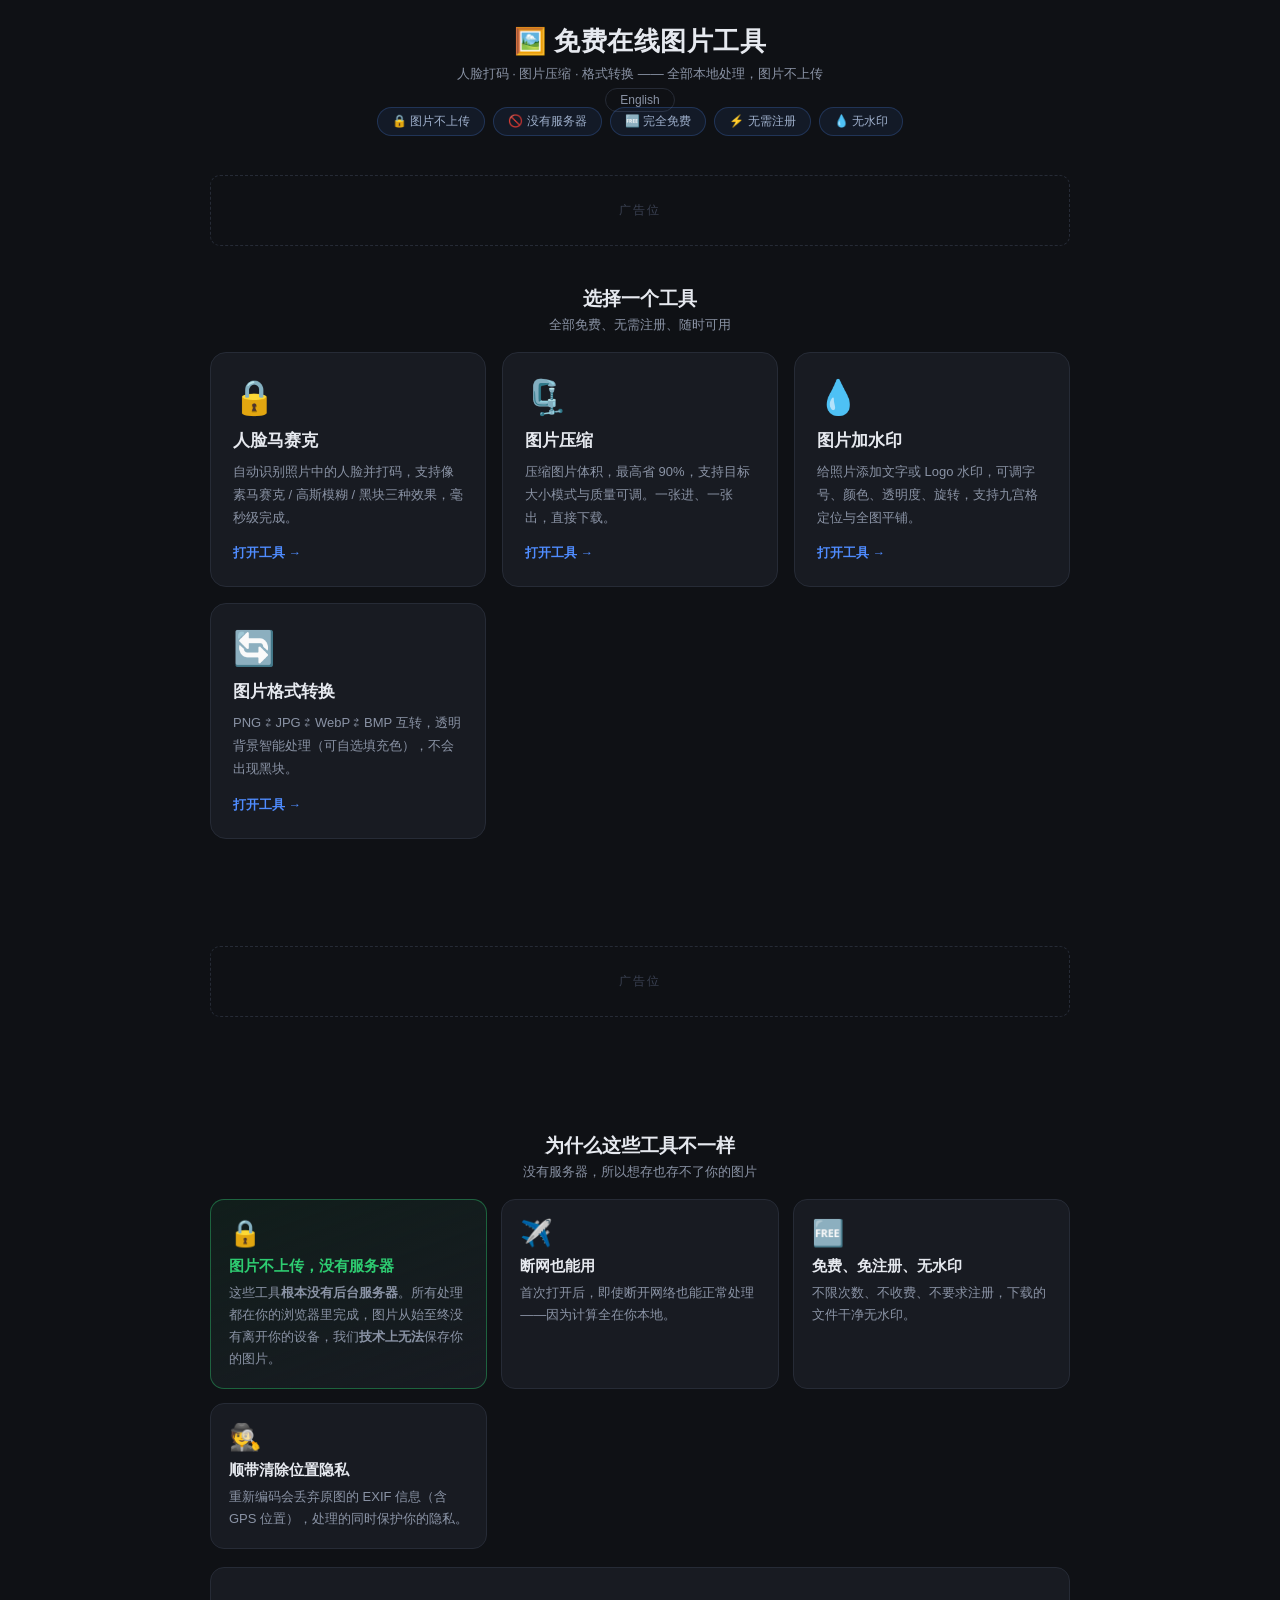
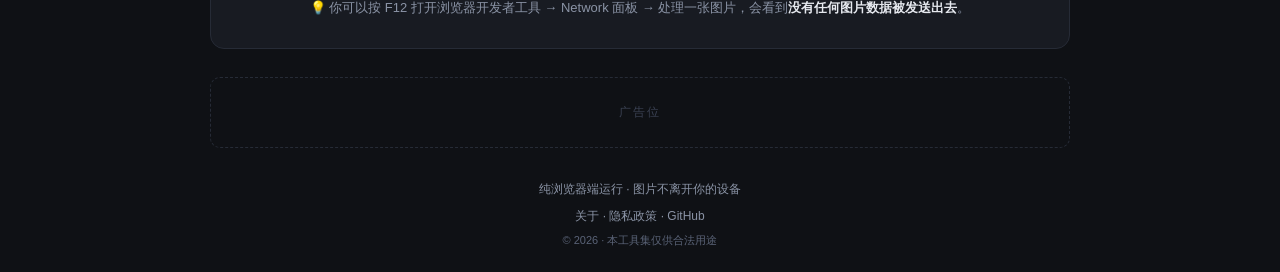
<file: index.html>
<!DOCTYPE html>
<html lang="zh-CN">
<head>
<meta charset="UTF-8">
<meta name="viewport" content="width=device-width, initial-scale=1.0">
<title>免费在线图片工具 · 人脸打码 / 图片压缩 / 格式转换</title>
<meta name="description" content="免费在线图片工具集合：人脸打码、图片压缩、格式转换。全部在浏览器本地处理，图片不上传服务器，无需注册、无水印。">
<meta name="keywords" content="在线图片工具,免费图片工具,人脸打码,图片压缩,图片格式转换,本地处理">
<link rel="alternate" hreflang="zh-CN" href="https://haixiansheng.github.io/" />
<link rel="alternate" hreflang="en" href="https://haixiansheng.github.io/en/" />
<link rel="alternate" hreflang="x-default" href="https://haixiansheng.github.io/en/" />
<link rel="canonical" href="https://haixiansheng.github.io/" />
<link rel="stylesheet" href="style.css">

<script type="application/ld+json">
{
  "@context": "https://schema.org",
  "@type": "WebSite",
  "name": "免费在线图片工具",
  "url": "https://haixiansheng.github.io/",
  "description": "人脸打码、图片压缩、格式转换 —— 全部浏览器本地处理，图片不上传。"
}
</script>
<link rel="icon" type="image/png" sizes="32x32" href="favicon-32.png">
<link rel="icon" type="image/png" sizes="512x512" href="favicon-512.png">
<link rel="apple-touch-icon" sizes="180x180" href="apple-touch-icon.png">
<meta name="theme-color" content="#0b0d11">
<meta property="og:type" content="website">
<meta property="og:site_name" content="免费在线图片工具">
<meta property="og:title" content="免费在线图片工具 · 人脸打码 / 图片压缩 / 格式转换">
<meta property="og:description" content="免费在线图片工具集合：人脸打码、图片压缩、格式转换。全部在浏览器本地处理，图片不上传服务器，无需注册、无水印。">
<meta property="og:url" content="https://haixiansheng.github.io/">
<meta property="og:image" content="https://haixiansheng.github.io/og-zh.png">
<meta property="og:image:width" content="1200">
<meta property="og:image:height" content="630">
<meta property="og:locale" content="zh_CN">
<meta name="twitter:card" content="summary_large_image">
<meta name="twitter:title" content="免费在线图片工具 · 人脸打码 / 图片压缩 / 格式转换">
<meta name="twitter:description" content="免费在线图片工具集合：人脸打码、图片压缩、格式转换。全部在浏览器本地处理，图片不上传服务器，无需注册、无水印。">
<meta name="twitter:image" content="https://haixiansheng.github.io/og-zh.png">
<meta name="msvalidate.01" content="F881FF6F27BA151932ACEBB7B8EFA431" />
</head>
<body>
<div class="app">
  <header>
    <h1>🖼️ 免费在线图片工具</h1>
    <p class="sub">人脸打码 · 图片压缩 · 格式转换 —— 全部本地处理，图片不上传</p>
    <p class="lang-switch"><a href="en/">English</a></p>
    <div class="trust-badges">
      <span>🔒 图片不上传</span>
      <span>🚫 没有服务器</span>
      <span>🆓 完全免费</span>
      <span>⚡ 无需注册</span>
      <span>💧 无水印</span>
    </div>
  </header>

  <div class="ad-slot ad-top"></div>

  <h2 class="section-title">选择一个工具</h2>
  <p class="section-sub">全部免费、无需注册、随时可用</p>

  <div class="tool-grid">
      <a class="tool-card" href="/face-mosaic/">
        <div class="tc-icon">🔒</div>
        <h3>人脸马赛克</h3>
        <p>自动识别照片中的人脸并打码，支持像素马赛克 / 高斯模糊 / 黑块三种效果，毫秒级完成。</p>
        <span class="tc-link">打开工具 →</span>
      </a>
      <a class="tool-card" href="/image-compressor/">
        <div class="tc-icon">🗜️</div>
        <h3>图片压缩</h3>
        <p>压缩图片体积，最高省 90%，支持目标大小模式与质量可调。一张进、一张出，直接下载。</p>
        <span class="tc-link">打开工具 →</span>
      </a>
      <a class="tool-card" href="/image-watermark/">
        <div class="tc-icon">💧</div>
        <h3>图片加水印</h3>
        <p>给照片添加文字或 Logo 水印，可调字号、颜色、透明度、旋转，支持九宫格定位与全图平铺。</p>
        <span class="tc-link">打开工具 →</span>
      </a>
      <a class="tool-card" href="/image-converter/">
        <div class="tc-icon">🔄</div>
        <h3>图片格式转换</h3>
        <p>PNG ⇄ JPG ⇄ WebP ⇄ BMP 互转，透明背景智能处理（可自选填充色），不会出现黑块。</p>
        <span class="tc-link">打开工具 →</span>
      </a>
  </div>

  <div class="ad-slot ad-mid"></div>

  <h2 class="section-title">为什么这些工具不一样</h2>
  <p class="section-sub">没有服务器，所以想存也存不了你的图片</p>

  <div class="features">
    <div class="feature hero">
      <div class="f-icon">🔒</div>
      <h3>图片不上传，没有服务器</h3>
      <p>这些工具<b>根本没有后台服务器</b>。所有处理都在你的浏览器里完成，图片从始至终没有离开你的设备，我们<b>技术上无法</b>保存你的图片。</p>
    </div>
    <div class="feature">
      <div class="f-icon">✈️</div>
      <h3>断网也能用</h3>
      <p>首次打开后，即使断开网络也能正常处理——因为计算全在你本地。</p>
    </div>
    <div class="feature">
      <div class="f-icon">🆓</div>
      <h3>免费、免注册、无水印</h3>
      <p>不限次数、不收费、不要求注册，下载的文件干净无水印。</p>
    </div>
    <div class="feature">
      <div class="f-icon">🕵️</div>
      <h3>顺带清除位置隐私</h3>
      <p>重新编码会丢弃原图的 EXIF 信息（含 GPS 位置），处理的同时保护你的隐私。</p>
    </div>
  </div>

  <section class="panel content">
    <p style="text-align:center;font-size:13px;color:var(--muted)">
      💡 你可以按 F12 打开浏览器开发者工具 → Network 面板 → 处理一张图片，会看到<b>没有任何图片数据被发送出去</b>。
    </p>
  </section>

  <div class="ad-slot ad-bottom"></div>

  <footer>
    <p>纯浏览器端运行 · 图片不离开你的设备</p>
    <nav class="foot-nav">
      <a href="about.html">关于</a> ·
      <a href="privacy.html">隐私政策</a> ·
      <a href="https://github.com/haixiansheng" target="_blank" rel="noopener">GitHub</a>
    </nav>
    <p class="copy">© 2026 · 本工具集仅供合法用途</p>
  </footer>
</div>
</body>
</html>
</file>
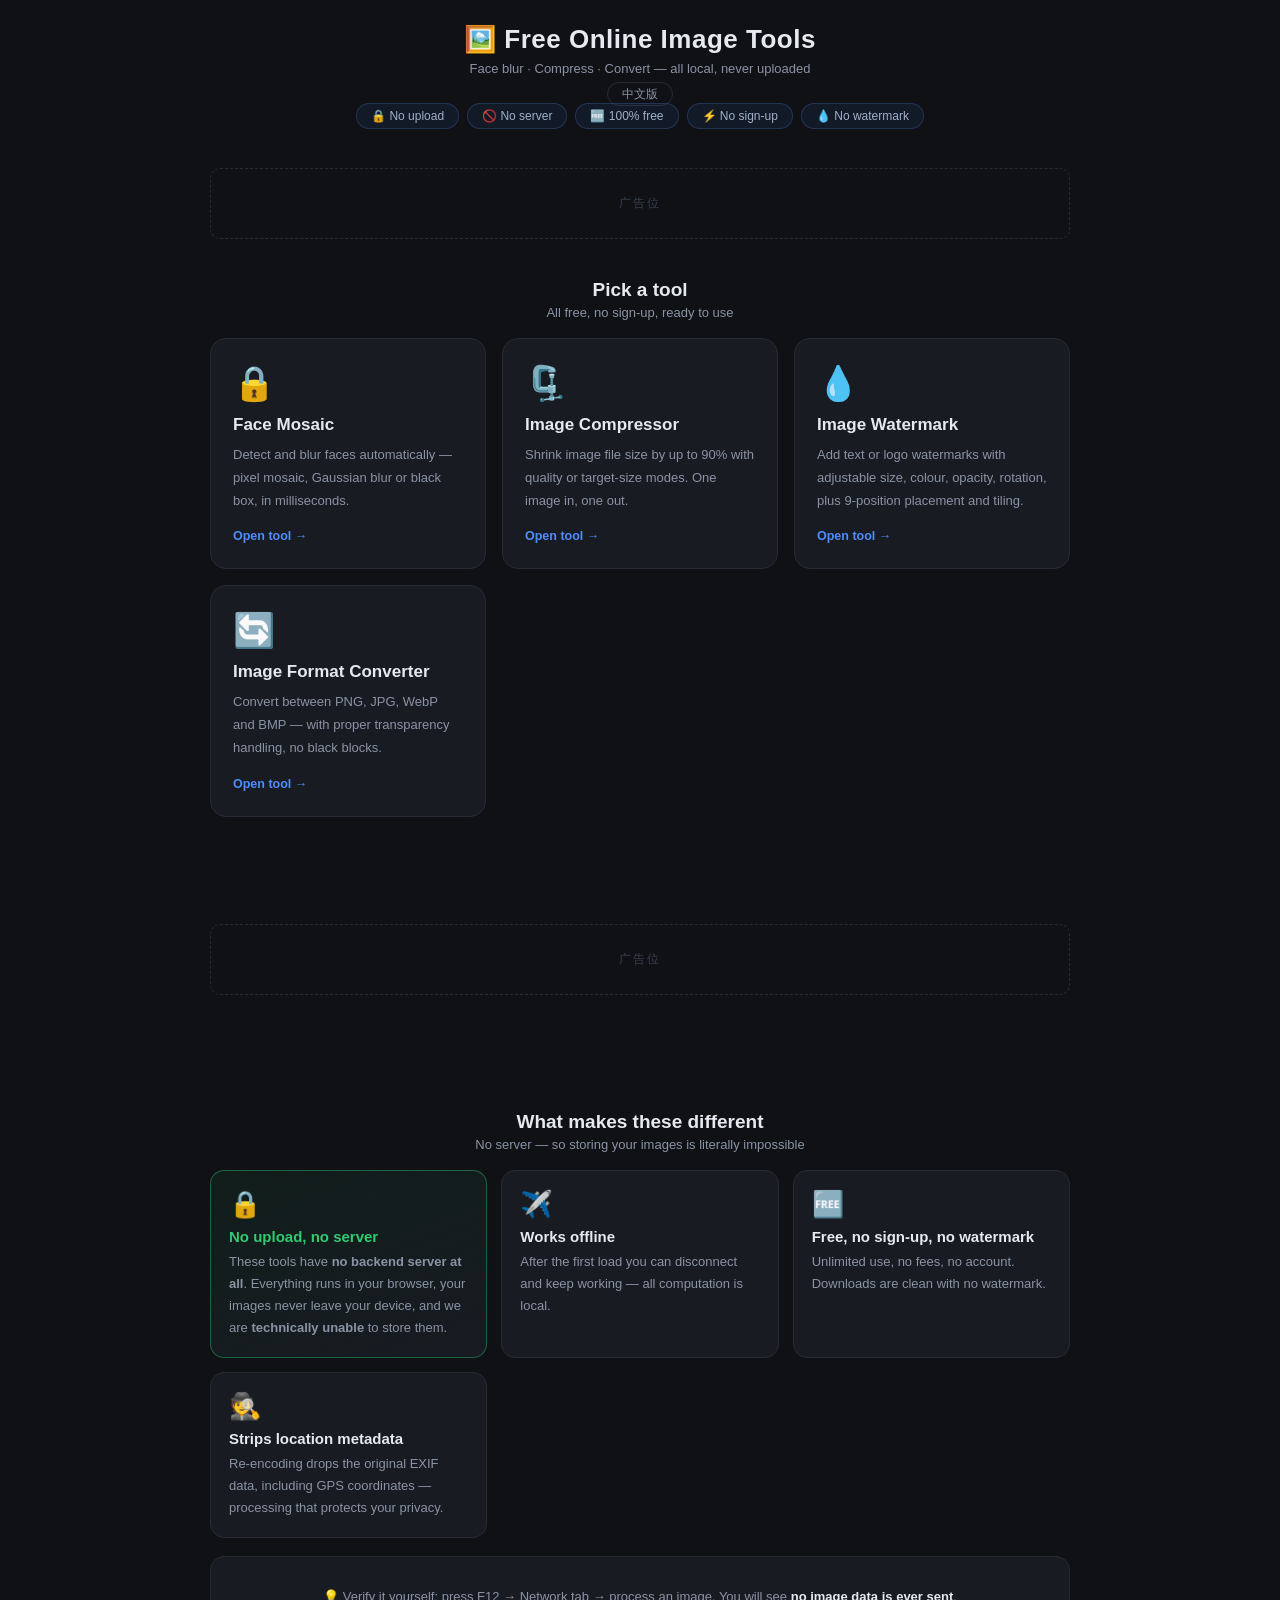
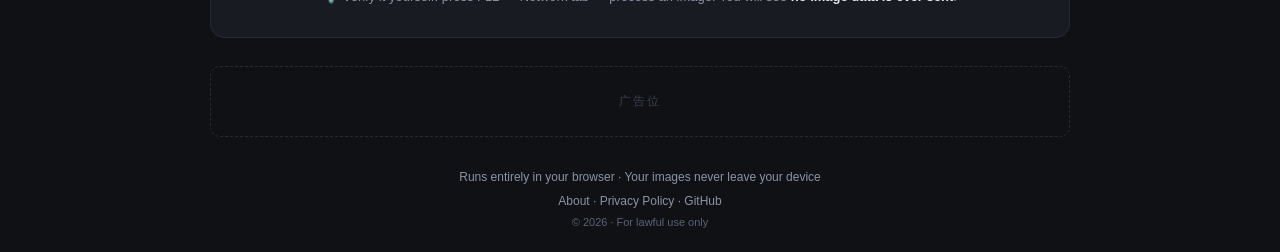
<file: en/index.html>
<!DOCTYPE html>
<html lang="en">
<head>
<meta charset="UTF-8">
<meta name="viewport" content="width=device-width, initial-scale=1.0">
<title>Free Online Image Tools · Face Blur, Compress, Convert</title>
<meta name="description" content="Free online image tools: face blurring, image compression and format conversion. All run locally in your browser — images are never uploaded.">
<meta name="keywords" content="online image tools, free image tools, face blur, image compressor, image converter, browser based">
<link rel="alternate" hreflang="zh-CN" href="https://haixiansheng.github.io/" />
<link rel="alternate" hreflang="en" href="https://haixiansheng.github.io/en/" />
<link rel="alternate" hreflang="x-default" href="https://haixiansheng.github.io/en/" />
<link rel="canonical" href="https://haixiansheng.github.io/en/" />
<link rel="stylesheet" href="../style.css">

<script type="application/ld+json">
{
  "@context": "https://schema.org",
  "@type": "WebSite",
  "name": "Free Online Image Tools",
  "url": "https://haixiansheng.github.io/",
  "description": "Face blur, image compression and format conversion — all processed locally, never uploaded."
}
</script>
<link rel="icon" type="image/png" sizes="32x32" href="../favicon-32.png">
<link rel="icon" type="image/png" sizes="512x512" href="../favicon-512.png">
<link rel="apple-touch-icon" sizes="180x180" href="../apple-touch-icon.png">
<meta name="theme-color" content="#0b0d11">
<meta property="og:type" content="website">
<meta property="og:site_name" content="Free Online Image Tools">
<meta property="og:title" content="Free Online Image Tools · Face Blur, Compress, Convert">
<meta property="og:description" content="Free online image tools: face blurring, image compression and format conversion. All run locally in your browser — images are never uploaded.">
<meta property="og:url" content="https://haixiansheng.github.io/en/">
<meta property="og:image" content="https://haixiansheng.github.io/og-en.png">
<meta property="og:image:width" content="1200">
<meta property="og:image:height" content="630">
<meta property="og:locale" content="en_US">
<meta name="twitter:card" content="summary_large_image">
<meta name="twitter:title" content="Free Online Image Tools · Face Blur, Compress, Convert">
<meta name="twitter:description" content="Free online image tools: face blurring, image compression and format conversion. All run locally in your browser — images are never uploaded.">
<meta name="twitter:image" content="https://haixiansheng.github.io/og-en.png">
<meta name="msvalidate.01" content="F881FF6F27BA151932ACEBB7B8EFA431" />
</head>
<body>
<div class="app">
  <header>
    <h1>🖼️ Free Online Image Tools</h1>
    <p class="sub">Face blur · Compress · Convert — all local, never uploaded</p>
    <p class="lang-switch"><a href="../">中文版</a></p>
    <div class="trust-badges">
      <span>🔒 No upload</span>
      <span>🚫 No server</span>
      <span>🆓 100% free</span>
      <span>⚡ No sign-up</span>
      <span>💧 No watermark</span>
    </div>
  </header>

  <div class="ad-slot ad-top"></div>

  <h2 class="section-title">Pick a tool</h2>
  <p class="section-sub">All free, no sign-up, ready to use</p>

  <div class="tool-grid">
      <a class="tool-card" href="/face-mosaic/en/">
        <div class="tc-icon">🔒</div>
        <h3>Face Mosaic</h3>
        <p>Detect and blur faces automatically — pixel mosaic, Gaussian blur or black box, in milliseconds.</p>
        <span class="tc-link">Open tool →</span>
      </a>
      <a class="tool-card" href="/image-compressor/en/">
        <div class="tc-icon">🗜️</div>
        <h3>Image Compressor</h3>
        <p>Shrink image file size by up to 90% with quality or target-size modes. One image in, one out.</p>
        <span class="tc-link">Open tool →</span>
      </a>
      <a class="tool-card" href="/image-watermark/en/">
        <div class="tc-icon">💧</div>
        <h3>Image Watermark</h3>
        <p>Add text or logo watermarks with adjustable size, colour, opacity, rotation, plus 9-position placement and tiling.</p>
        <span class="tc-link">Open tool →</span>
      </a>
      <a class="tool-card" href="/image-converter/en/">
        <div class="tc-icon">🔄</div>
        <h3>Image Format Converter</h3>
        <p>Convert between PNG, JPG, WebP and BMP — with proper transparency handling, no black blocks.</p>
        <span class="tc-link">Open tool →</span>
      </a>
  </div>

  <div class="ad-slot ad-mid"></div>

  <h2 class="section-title">What makes these different</h2>
  <p class="section-sub">No server — so storing your images is literally impossible</p>

  <div class="features">
    <div class="feature hero">
      <div class="f-icon">🔒</div>
      <h3>No upload, no server</h3>
      <p>These tools have <b>no backend server at all</b>. Everything runs in your browser, your images never leave your device, and we are <b>technically unable</b> to store them.</p>
    </div>
    <div class="feature">
      <div class="f-icon">✈️</div>
      <h3>Works offline</h3>
      <p>After the first load you can disconnect and keep working — all computation is local.</p>
    </div>
    <div class="feature">
      <div class="f-icon">🆓</div>
      <h3>Free, no sign-up, no watermark</h3>
      <p>Unlimited use, no fees, no account. Downloads are clean with no watermark.</p>
    </div>
    <div class="feature">
      <div class="f-icon">🕵️</div>
      <h3>Strips location metadata</h3>
      <p>Re-encoding drops the original EXIF data, including GPS coordinates — processing that protects your privacy.</p>
    </div>
  </div>

  <section class="panel content">
    <p style="text-align:center;font-size:13px;color:var(--muted)">
      💡 Verify it yourself: press F12 → Network tab → process an image. You will see <b>no image data is ever sent</b>.
    </p>
  </section>

  <div class="ad-slot ad-bottom"></div>

  <footer>
    <p>Runs entirely in your browser · Your images never leave your device</p>
    <nav class="foot-nav">
      <a href="about.html">About</a> ·
      <a href="privacy.html">Privacy Policy</a> ·
      <a href="https://github.com/haixiansheng" target="_blank" rel="noopener">GitHub</a>
    </nav>
    <p class="copy">© 2026 · For lawful use only</p>
  </footer>
</div>
</body>
</html>
</file>
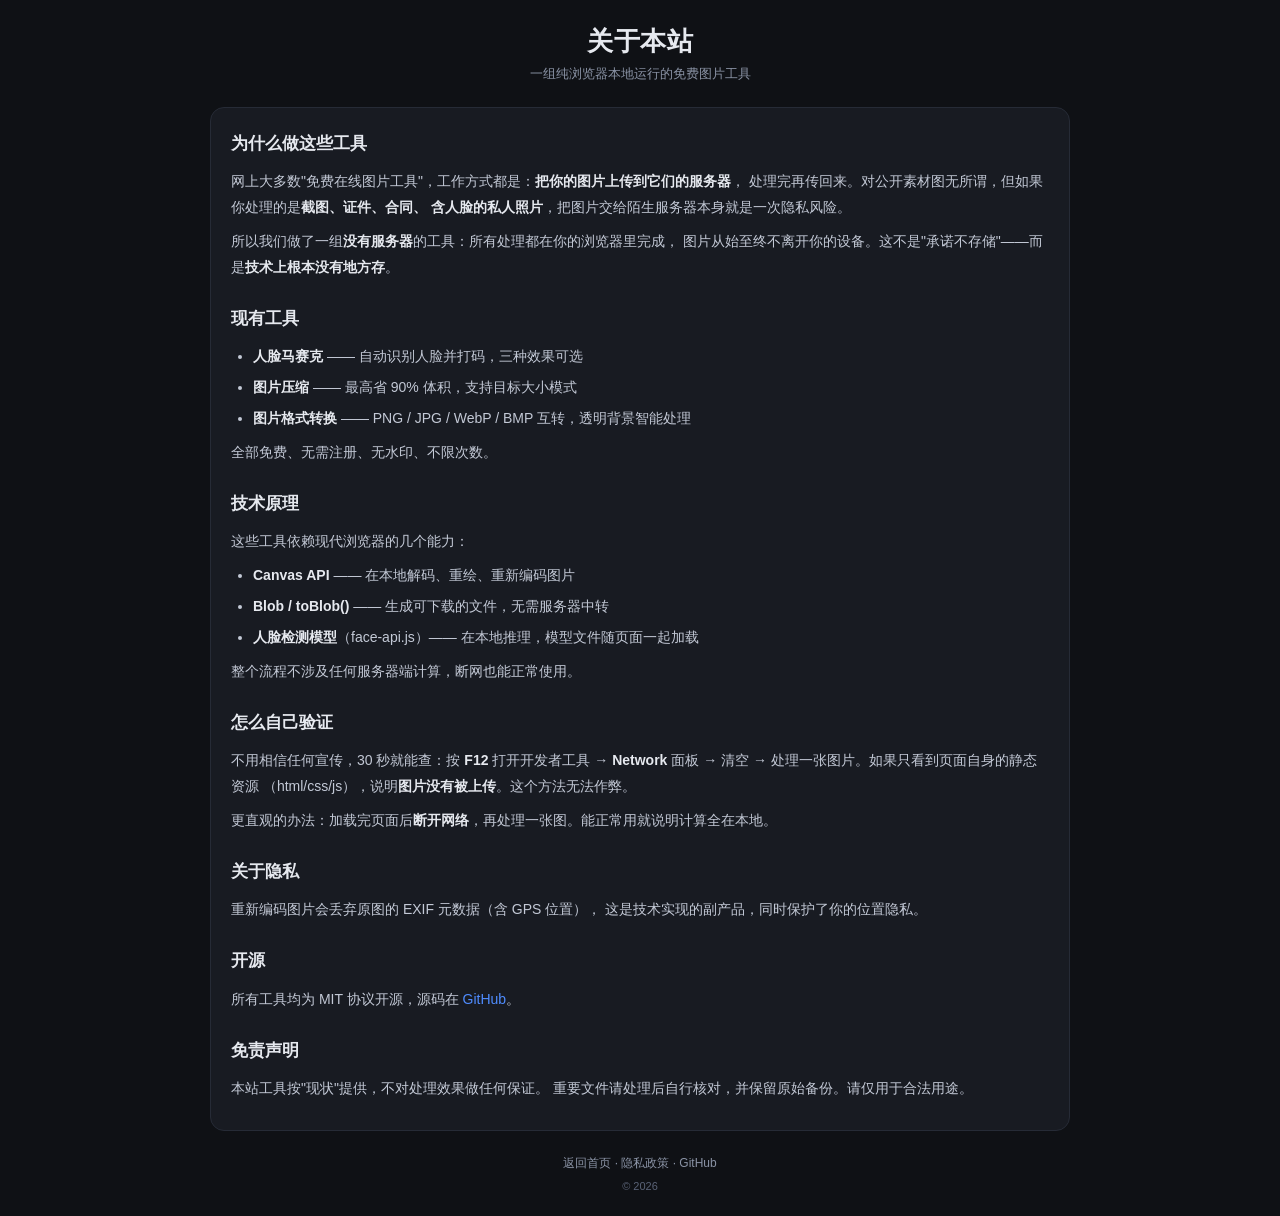
<file: about.html>
<!DOCTYPE html>
<html lang="zh-CN">
<head>
<meta charset="UTF-8">
<meta name="viewport" content="width=device-width, initial-scale=1.0">
<title>关于 · 免费在线图片工具</title>
<meta name="description" content="关于本站：一组纯浏览器本地运行的免费图片工具，图片不上传服务器。">
<link rel="stylesheet" href="style.css">
<link rel="canonical" href="https://haixiansheng.github.io/about.html" />
<link rel="alternate" hreflang="zh-CN" href="https://haixiansheng.github.io/about.html" />
<link rel="alternate" hreflang="en" href="https://haixiansheng.github.io/en/about.html" />
<link rel="icon" type="image/png" sizes="32x32" href="favicon-32.png">
<link rel="icon" type="image/png" sizes="512x512" href="favicon-512.png">
<link rel="apple-touch-icon" sizes="180x180" href="apple-touch-icon.png">
<meta name="theme-color" content="#0b0d11">
<meta property="og:type" content="website">
<meta property="og:site_name" content="免费在线图片工具">
<meta property="og:title" content="关于 · 免费在线图片工具">
<meta property="og:description" content="关于本站：一组纯浏览器本地运行的免费图片工具，图片不上传服务器。">
<meta property="og:url" content="https://haixiansheng.github.io/about.html">
<meta property="og:image" content="https://haixiansheng.github.io/og-zh.png">
<meta property="og:image:width" content="1200">
<meta property="og:image:height" content="630">
<meta property="og:locale" content="zh_CN">
<meta name="twitter:card" content="summary_large_image">
<meta name="twitter:title" content="关于 · 免费在线图片工具">
<meta name="twitter:description" content="关于本站：一组纯浏览器本地运行的免费图片工具，图片不上传服务器。">
<meta name="twitter:image" content="https://haixiansheng.github.io/og-zh.png">
</head>
<body>
<div class="app">
  <header>
    <h1>关于本站</h1>
    <p class="sub">一组纯浏览器本地运行的免费图片工具</p>
  </header>

  <section class="panel content">
    <h2>为什么做这些工具</h2>
    <p>网上大多数"免费在线图片工具"，工作方式都是：<b>把你的图片上传到它们的服务器</b>，
       处理完再传回来。对公开素材图无所谓，但如果你处理的是<b>截图、证件、合同、
       含人脸的私人照片</b>，把图片交给陌生服务器本身就是一次隐私风险。</p>
    <p>所以我们做了一组<b>没有服务器</b>的工具：所有处理都在你的浏览器里完成，
       图片从始至终不离开你的设备。这不是"承诺不存储"——而是<b>技术上根本没有地方存</b>。</p>

    <h2>现有工具</h2>
    <ul>
      <li><b>人脸马赛克</b> —— 自动识别人脸并打码，三种效果可选</li>
      <li><b>图片压缩</b> —— 最高省 90% 体积，支持目标大小模式</li>
      <li><b>图片格式转换</b> —— PNG / JPG / WebP / BMP 互转，透明背景智能处理</li>
    </ul>
    <p>全部免费、无需注册、无水印、不限次数。</p>

    <h2>技术原理</h2>
    <p>这些工具依赖现代浏览器的几个能力：</p>
    <ul>
      <li><b>Canvas API</b> —— 在本地解码、重绘、重新编码图片</li>
      <li><b>Blob / toBlob()</b> —— 生成可下载的文件，无需服务器中转</li>
      <li><b>人脸检测模型</b>（face-api.js）—— 在本地推理，模型文件随页面一起加载</li>
    </ul>
    <p>整个流程不涉及任何服务器端计算，断网也能正常使用。</p>

    <h2>怎么自己验证</h2>
    <p>不用相信任何宣传，30 秒就能查：按 <b>F12</b> 打开开发者工具 →
       <b>Network</b> 面板 → 清空 → 处理一张图片。如果只看到页面自身的静态资源
       （html/css/js），说明<b>图片没有被上传</b>。这个方法无法作弊。</p>
    <p>更直观的办法：加载完页面后<b>断开网络</b>，再处理一张图。能正常用就说明计算全在本地。</p>

    <h2>关于隐私</h2>
    <p>重新编码图片会丢弃原图的 EXIF 元数据（含 GPS 位置），
       这是技术实现的副产品，同时保护了你的位置隐私。</p>

    <h2>开源</h2>
    <p>所有工具均为 MIT 协议开源，源码在
       <a href="https://github.com/haixiansheng" target="_blank" rel="noopener">GitHub</a>。</p>

    <h2>免责声明</h2>
    <p>本站工具按"现状"提供，不对处理效果做任何保证。
       重要文件请处理后自行核对，并保留原始备份。请仅用于合法用途。</p>
  </section>

  <footer>
    <nav class="foot-nav">
      <a href="index.html">返回首页</a> ·
      <a href="privacy.html">隐私政策</a> ·
      <a href="https://github.com/haixiansheng" target="_blank" rel="noopener">GitHub</a>
    </nav>
    <p class="copy">© 2026</p>
  </footer>

</div>
</body>
</html>
</file>
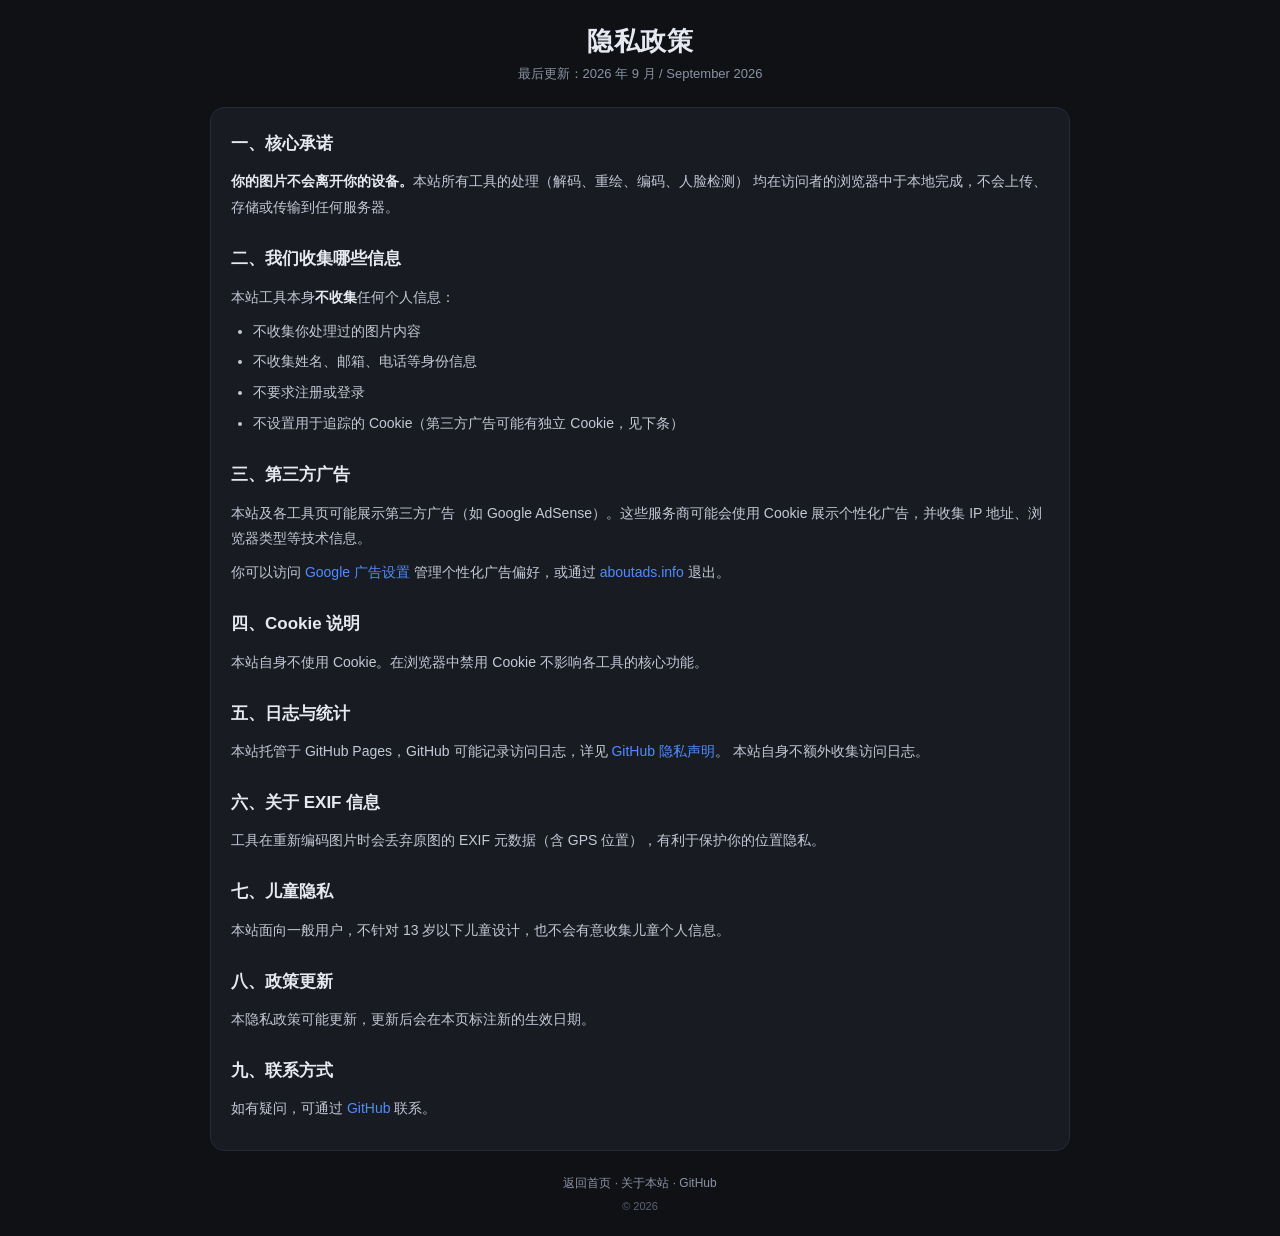
<file: privacy.html>
<!DOCTYPE html>
<html lang="zh-CN">
<head>
<meta charset="UTF-8">
<meta name="viewport" content="width=device-width, initial-scale=1.0">
<title>隐私政策 · 免费在线图片工具</title>
<meta name="description" content="本站隐私政策：所有图片处理均在浏览器本地完成，不收集、不上传任何图片。">
<link rel="stylesheet" href="style.css">
<link rel="canonical" href="https://haixiansheng.github.io/privacy.html" />
<link rel="alternate" hreflang="zh-CN" href="https://haixiansheng.github.io/privacy.html" />
<link rel="alternate" hreflang="en" href="https://haixiansheng.github.io/en/privacy.html" />
<link rel="icon" type="image/png" sizes="32x32" href="favicon-32.png">
<link rel="icon" type="image/png" sizes="512x512" href="favicon-512.png">
<link rel="apple-touch-icon" sizes="180x180" href="apple-touch-icon.png">
<meta name="theme-color" content="#0b0d11">
<meta property="og:type" content="website">
<meta property="og:site_name" content="免费在线图片工具">
<meta property="og:title" content="隐私政策 · 免费在线图片工具">
<meta property="og:description" content="本站隐私政策：所有图片处理均在浏览器本地完成，不收集、不上传任何图片。">
<meta property="og:url" content="https://haixiansheng.github.io/privacy.html">
<meta property="og:image" content="https://haixiansheng.github.io/og-zh.png">
<meta property="og:image:width" content="1200">
<meta property="og:image:height" content="630">
<meta property="og:locale" content="zh_CN">
<meta name="twitter:card" content="summary_large_image">
<meta name="twitter:title" content="隐私政策 · 免费在线图片工具">
<meta name="twitter:description" content="本站隐私政策：所有图片处理均在浏览器本地完成，不收集、不上传任何图片。">
<meta name="twitter:image" content="https://haixiansheng.github.io/og-zh.png">
</head>
<body>
<div class="app">
  <header>
    <h1>隐私政策</h1>
    <p class="sub">最后更新：2026 年 9 月 / September 2026</p>
  </header>

  <section class="panel content">
    <h2>一、核心承诺</h2>
    <p><b>你的图片不会离开你的设备。</b>本站所有工具的处理（解码、重绘、编码、人脸检测）
       均在访问者的浏览器中于本地完成，不会上传、存储或传输到任何服务器。</p>

    <h2>二、我们收集哪些信息</h2>
    <p>本站工具本身<b>不收集</b>任何个人信息：</p>
    <ul>
      <li>不收集你处理过的图片内容</li>
      <li>不收集姓名、邮箱、电话等身份信息</li>
      <li>不要求注册或登录</li>
      <li>不设置用于追踪的 Cookie（第三方广告可能有独立 Cookie，见下条）</li>
    </ul>

    <h2>三、第三方广告</h2>
    <p>本站及各工具页可能展示第三方广告（如 Google AdSense）。这些服务商可能会使用
       Cookie 展示个性化广告，并收集 IP 地址、浏览器类型等技术信息。</p>
    <p>你可以访问
       <a href="https://www.google.com/settings/ads" target="_blank" rel="noopener">Google 广告设置</a>
       管理个性化广告偏好，或通过
       <a href="https://www.aboutads.info/choices/" target="_blank" rel="noopener">aboutads.info</a> 退出。</p>

    <h2>四、Cookie 说明</h2>
    <p>本站自身不使用 Cookie。在浏览器中禁用 Cookie 不影响各工具的核心功能。</p>

    <h2>五、日志与统计</h2>
    <p>本站托管于 GitHub Pages，GitHub 可能记录访问日志，详见
       <a href="https://docs.github.com/site-policy/privacy-policies/github-privacy-statement" target="_blank" rel="noopener">GitHub 隐私声明</a>。
       本站自身不额外收集访问日志。</p>

    <h2>六、关于 EXIF 信息</h2>
    <p>工具在重新编码图片时会丢弃原图的 EXIF 元数据（含 GPS 位置），有利于保护你的位置隐私。</p>

    <h2>七、儿童隐私</h2>
    <p>本站面向一般用户，不针对 13 岁以下儿童设计，也不会有意收集儿童个人信息。</p>

    <h2>八、政策更新</h2>
    <p>本隐私政策可能更新，更新后会在本页标注新的生效日期。</p>

    <h2>九、联系方式</h2>
    <p>如有疑问，可通过 <a href="https://github.com/haixiansheng" target="_blank" rel="noopener">GitHub</a> 联系。</p>
  </section>

  <footer>
    <nav class="foot-nav">
      <a href="index.html">返回首页</a> ·
      <a href="about.html">关于本站</a> ·
      <a href="https://github.com/haixiansheng" target="_blank" rel="noopener">GitHub</a>
    </nav>
    <p class="copy">© 2026</p>
  </footer>

</div>
</body>
</html>
</file>
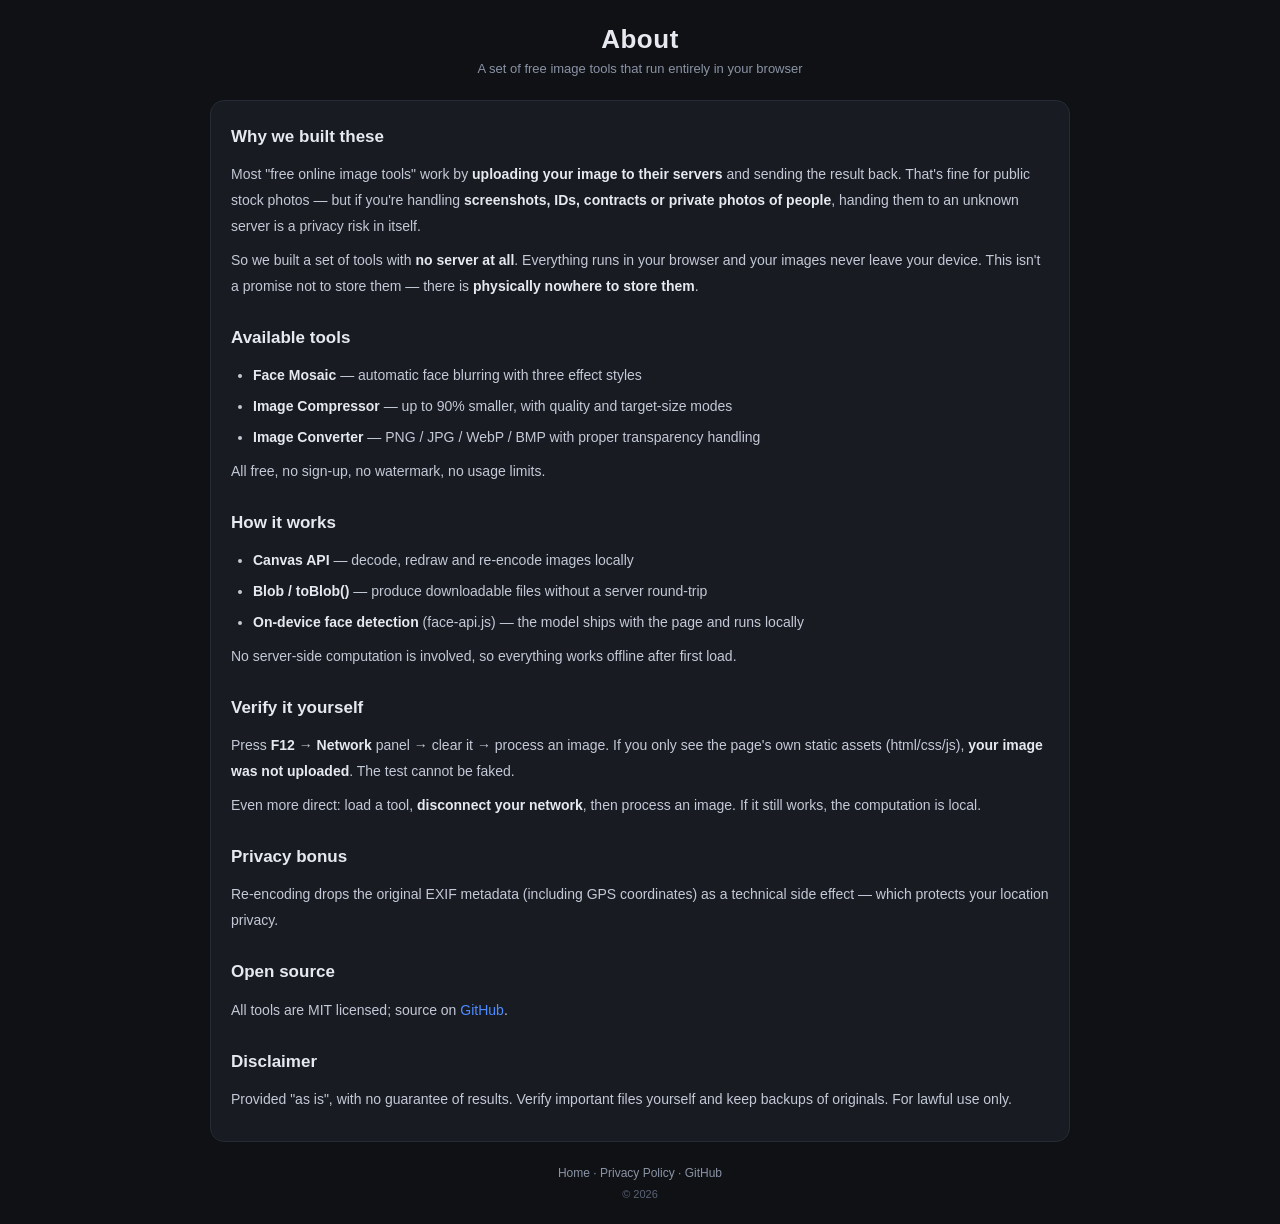
<file: en/about.html>
<!DOCTYPE html>
<html lang="en">
<head>
<meta charset="UTF-8">
<meta name="viewport" content="width=device-width, initial-scale=1.0">
<title>About · Free Online Image Tools</title>
<meta name="description" content="About this site: a set of free image tools that run entirely in your browser — images are never uploaded.">
<link rel="stylesheet" href="../style.css">
<link rel="canonical" href="https://haixiansheng.github.io/en/about.html" />
<link rel="alternate" hreflang="zh-CN" href="https://haixiansheng.github.io/about.html" />
<link rel="alternate" hreflang="en" href="https://haixiansheng.github.io/en/about.html" />
<link rel="icon" type="image/png" sizes="32x32" href="../favicon-32.png">
<link rel="icon" type="image/png" sizes="512x512" href="../favicon-512.png">
<link rel="apple-touch-icon" sizes="180x180" href="../apple-touch-icon.png">
<meta name="theme-color" content="#0b0d11">
<meta property="og:type" content="website">
<meta property="og:site_name" content="Free Online Image Tools">
<meta property="og:title" content="About · Free Online Image Tools">
<meta property="og:description" content="About this site: a set of free image tools that run entirely in your browser — images are never uploaded.">
<meta property="og:url" content="https://haixiansheng.github.io/en/about.html">
<meta property="og:image" content="https://haixiansheng.github.io/og-en.png">
<meta property="og:image:width" content="1200">
<meta property="og:image:height" content="630">
<meta property="og:locale" content="en_US">
<meta name="twitter:card" content="summary_large_image">
<meta name="twitter:title" content="About · Free Online Image Tools">
<meta name="twitter:description" content="About this site: a set of free image tools that run entirely in your browser — images are never uploaded.">
<meta name="twitter:image" content="https://haixiansheng.github.io/og-en.png">
</head>
<body>
<div class="app">
  <header>
    <h1>About</h1>
    <p class="sub">A set of free image tools that run entirely in your browser</p>
  </header>

  <section class="panel content">
    <h2>Why we built these</h2>
    <p>Most "free online image tools" work by <b>uploading your image to their servers</b> and
       sending the result back. That's fine for public stock photos — but if you're handling
       <b>screenshots, IDs, contracts or private photos of people</b>, handing them to an
       unknown server is a privacy risk in itself.</p>
    <p>So we built a set of tools with <b>no server at all</b>. Everything runs in your browser
       and your images never leave your device. This isn't a promise not to store them —
       there is <b>physically nowhere to store them</b>.</p>

    <h2>Available tools</h2>
    <ul>
      <li><b>Face Mosaic</b> — automatic face blurring with three effect styles</li>
      <li><b>Image Compressor</b> — up to 90% smaller, with quality and target-size modes</li>
      <li><b>Image Converter</b> — PNG / JPG / WebP / BMP with proper transparency handling</li>
    </ul>
    <p>All free, no sign-up, no watermark, no usage limits.</p>

    <h2>How it works</h2>
    <ul>
      <li><b>Canvas API</b> — decode, redraw and re-encode images locally</li>
      <li><b>Blob / toBlob()</b> — produce downloadable files without a server round-trip</li>
      <li><b>On-device face detection</b> (face-api.js) — the model ships with the page and runs locally</li>
    </ul>
    <p>No server-side computation is involved, so everything works offline after first load.</p>

    <h2>Verify it yourself</h2>
    <p>Press <b>F12</b> → <b>Network</b> panel → clear it → process an image. If you only see the
       page's own static assets (html/css/js), <b>your image was not uploaded</b>. The test cannot
       be faked.</p>
    <p>Even more direct: load a tool, <b>disconnect your network</b>, then process an image.
       If it still works, the computation is local.</p>

    <h2>Privacy bonus</h2>
    <p>Re-encoding drops the original EXIF metadata (including GPS coordinates) as a technical
       side effect — which protects your location privacy.</p>

    <h2>Open source</h2>
    <p>All tools are MIT licensed; source on
       <a href="https://github.com/haixiansheng" target="_blank" rel="noopener">GitHub</a>.</p>

    <h2>Disclaimer</h2>
    <p>Provided "as is", with no guarantee of results. Verify important files yourself and keep
       backups of originals. For lawful use only.</p>
  </section>

  <footer>
    <nav class="foot-nav">
      <a href="index.html">Home</a> ·
      <a href="privacy.html">Privacy Policy</a> ·
      <a href="https://github.com/haixiansheng" target="_blank" rel="noopener">GitHub</a>
    </nav>
    <p class="copy">© 2026</p>
  </footer>

</div>
</body>
</html>
</file>
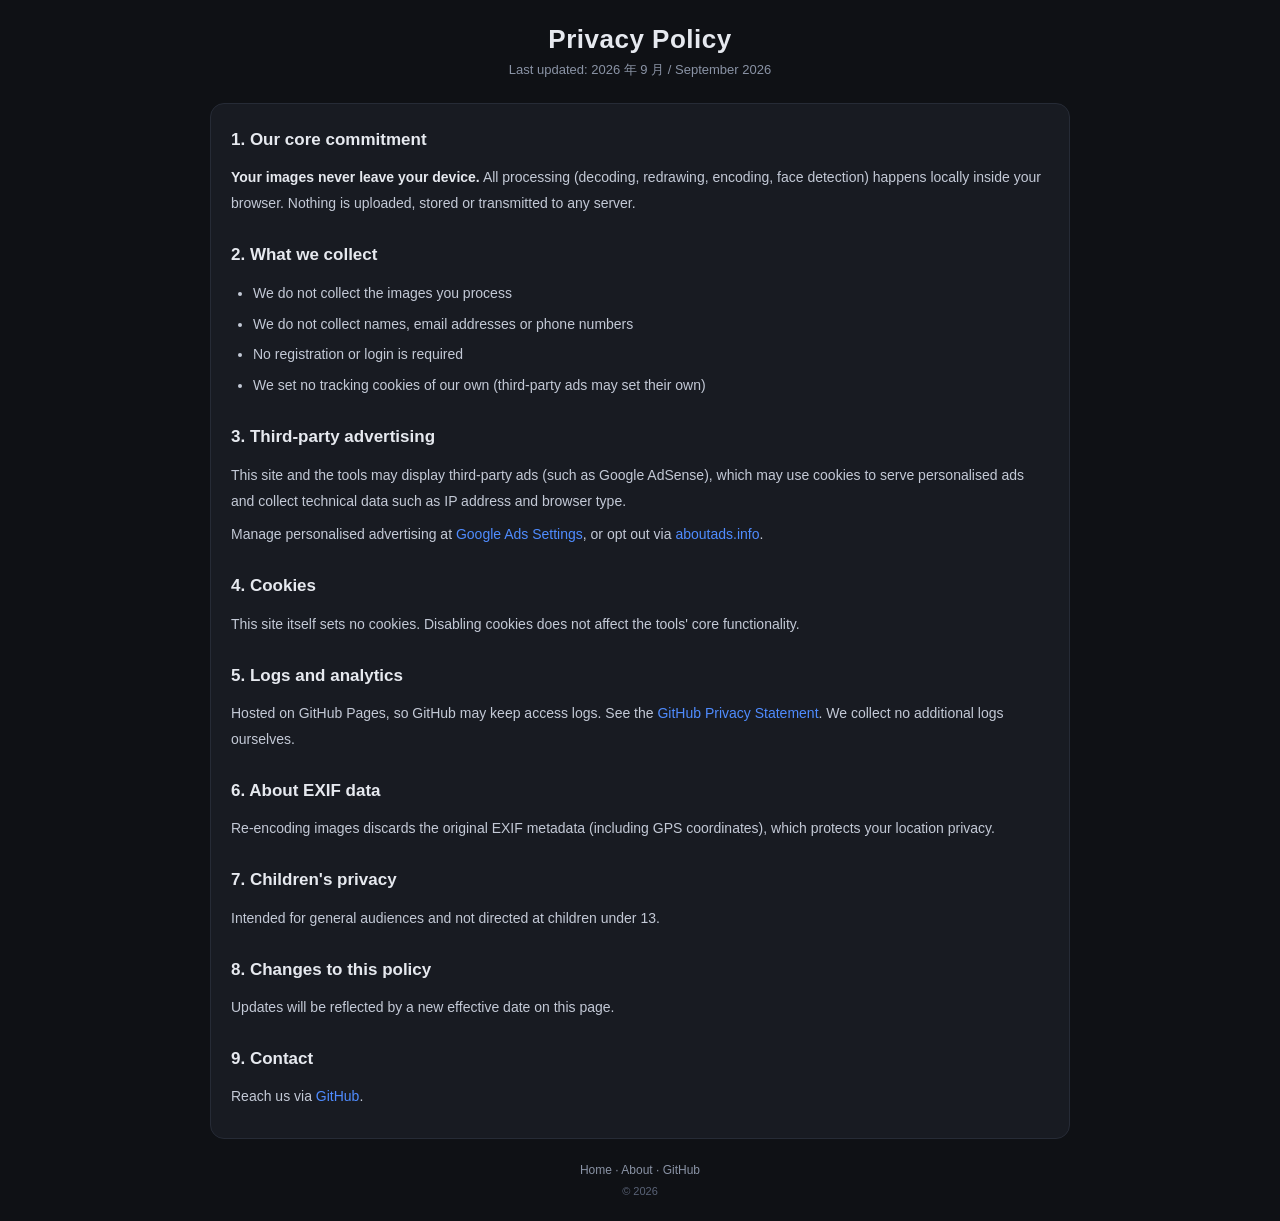
<file: en/privacy.html>
<!DOCTYPE html>
<html lang="en">
<head>
<meta charset="UTF-8">
<meta name="viewport" content="width=device-width, initial-scale=1.0">
<title>Privacy Policy · Free Online Image Tools</title>
<meta name="description" content="Privacy policy: all image processing happens locally in your browser. No images are collected or uploaded.">
<link rel="stylesheet" href="../style.css">
<link rel="canonical" href="https://haixiansheng.github.io/en/privacy.html" />
<link rel="alternate" hreflang="zh-CN" href="https://haixiansheng.github.io/privacy.html" />
<link rel="alternate" hreflang="en" href="https://haixiansheng.github.io/en/privacy.html" />
<link rel="icon" type="image/png" sizes="32x32" href="../favicon-32.png">
<link rel="icon" type="image/png" sizes="512x512" href="../favicon-512.png">
<link rel="apple-touch-icon" sizes="180x180" href="../apple-touch-icon.png">
<meta name="theme-color" content="#0b0d11">
<meta property="og:type" content="website">
<meta property="og:site_name" content="Free Online Image Tools">
<meta property="og:title" content="Privacy Policy · Free Online Image Tools">
<meta property="og:description" content="Privacy policy: all image processing happens locally in your browser. No images are collected or uploaded.">
<meta property="og:url" content="https://haixiansheng.github.io/en/privacy.html">
<meta property="og:image" content="https://haixiansheng.github.io/og-en.png">
<meta property="og:image:width" content="1200">
<meta property="og:image:height" content="630">
<meta property="og:locale" content="en_US">
<meta name="twitter:card" content="summary_large_image">
<meta name="twitter:title" content="Privacy Policy · Free Online Image Tools">
<meta name="twitter:description" content="Privacy policy: all image processing happens locally in your browser. No images are collected or uploaded.">
<meta name="twitter:image" content="https://haixiansheng.github.io/og-en.png">
</head>
<body>
<div class="app">
  <header>
    <h1>Privacy Policy</h1>
    <p class="sub">Last updated: 2026 年 9 月 / September 2026</p>
  </header>

  <section class="panel content">
    <h2>1. Our core commitment</h2>
    <p><b>Your images never leave your device.</b> All processing (decoding, redrawing, encoding,
       face detection) happens locally inside your browser. Nothing is uploaded, stored or
       transmitted to any server.</p>

    <h2>2. What we collect</h2>
    <ul>
      <li>We do not collect the images you process</li>
      <li>We do not collect names, email addresses or phone numbers</li>
      <li>No registration or login is required</li>
      <li>We set no tracking cookies of our own (third-party ads may set their own)</li>
    </ul>

    <h2>3. Third-party advertising</h2>
    <p>This site and the tools may display third-party ads (such as Google AdSense), which may
       use cookies to serve personalised ads and collect technical data such as IP address and
       browser type.</p>
    <p>Manage personalised advertising at
       <a href="https://www.google.com/settings/ads" target="_blank" rel="noopener">Google Ads Settings</a>,
       or opt out via
       <a href="https://www.aboutads.info/choices/" target="_blank" rel="noopener">aboutads.info</a>.</p>

    <h2>4. Cookies</h2>
    <p>This site itself sets no cookies. Disabling cookies does not affect the tools'
       core functionality.</p>

    <h2>5. Logs and analytics</h2>
    <p>Hosted on GitHub Pages, so GitHub may keep access logs. See the
       <a href="https://docs.github.com/site-policy/privacy-policies/github-privacy-statement" target="_blank" rel="noopener">GitHub Privacy Statement</a>.
       We collect no additional logs ourselves.</p>

    <h2>6. About EXIF data</h2>
    <p>Re-encoding images discards the original EXIF metadata (including GPS coordinates),
       which protects your location privacy.</p>

    <h2>7. Children's privacy</h2>
    <p>Intended for general audiences and not directed at children under 13.</p>

    <h2>8. Changes to this policy</h2>
    <p>Updates will be reflected by a new effective date on this page.</p>

    <h2>9. Contact</h2>
    <p>Reach us via <a href="https://github.com/haixiansheng" target="_blank" rel="noopener">GitHub</a>.</p>
  </section>

  <footer>
    <nav class="foot-nav">
      <a href="index.html">Home</a> ·
      <a href="about.html">About</a> ·
      <a href="https://github.com/haixiansheng" target="_blank" rel="noopener">GitHub</a>
    </nav>
    <p class="copy">© 2026</p>
  </footer>

</div>
</body>
</html>
</file>
<file: style.css>
:root {
  --bg: #0f1115;
  --card: #181b22;
  --border: #262b36;
  --text: #e6e9ef;
  --muted: #8a93a5;
  --primary: #4f8cff;
  --primary-hover: #3d7bf0;
  --success: #2ecc71;
}
* { box-sizing: border-box; margin: 0; padding: 0; }
body {
  font-family: -apple-system, "Segoe UI", "Microsoft YaHei", sans-serif;
  background: var(--bg);
  color: var(--text);
  min-height: 100vh;
  padding: 24px 16px;
}
.app { max-width: 860px; margin: 0 auto; }
header { text-align: center; margin-bottom: 24px; }
h1 { font-size: 26px; font-weight: 700; letter-spacing: .5px; }
.sub { color: var(--muted); font-size: 13px; margin-top: 6px; }
.panel {
  background: var(--card);
  border: 1px solid var(--border);
  border-radius: 14px;
  padding: 20px;
  margin-bottom: 18px;
}
.hidden { display: none !important; }
.drop-zone {
  border: 2px dashed var(--border);
  border-radius: 12px;
  padding: 52px 20px;
  text-align: center;
  cursor: pointer;
  transition: all .2s;
}
.drop-zone:hover, .drop-zone.dragover {
  border-color: var(--primary);
  background: rgba(79, 140, 255, .06);
}
.drop-icon { font-size: 44px; margin-bottom: 12px; }
.hint { color: var(--muted); font-size: 12px; margin-top: 8px; }
video { width: 100%; border-radius: 10px; background: #000; display: block; }
.controls {
  display: grid;
  grid-template-columns: repeat(auto-fit, minmax(200px, 1fr));
  gap: 14px;
  margin: 18px 0;
}
.ctrl { display: flex; flex-direction: column; gap: 8px; font-size: 13px; color: var(--muted); }
.ctrl b { color: var(--primary); font-weight: 600; }
input[type=range] { width: 100%; accent-color: var(--primary); }
select {
  background: #12141a; color: var(--text);
  border: 1px solid var(--border); border-radius: 8px;
  padding: 8px 10px; font-size: 13px;
}
.actions { display: flex; gap: 12px; flex-wrap: wrap; margin-top: 16px; }
.btn {
  padding: 11px 22px;
  border-radius: 9px;
  border: 1px solid var(--border);
  background: #12141a;
  color: var(--text);
  font-size: 14px;
  cursor: pointer;
  transition: all .15s;
  text-decoration: none;
  display: inline-block;
}
.btn:hover:not(:disabled) { border-color: var(--primary); }
.btn:disabled { opacity: .45; cursor: not-allowed; }
.btn.primary { background: var(--primary); border-color: var(--primary); color: #fff; font-weight: 600; }
.btn.primary:hover { background: var(--primary-hover); }
.progress-wrap { margin-top: 16px; }
.progress-bar { height: 8px; background: #12141a; border-radius: 5px; overflow: hidden; }
#progressFill {
  height: 100%; width: 0%;
  background: linear-gradient(90deg, var(--primary), var(--success));
  transition: width .2s;
}
#progressText { font-size: 13px; color: var(--muted); margin-top: 8px; }
footer { text-align: center; color: var(--muted); font-size: 12px; margin-top: 24px; }
h2 { font-size: 18px; margin-bottom: 14px; }

/* ===== 广告位 ===== */
.ad-slot {
  margin: 18px 0;
  min-height: 90px;          /* 预留高度，避免广告加载时页面跳动 */
  border-radius: 12px;
  display: flex;
  align-items: center;
  justify-content: center;
  overflow: hidden;
}
/* 未放广告时显示淡色占位（审核通过后可删掉这段） */
.ad-slot:empty::after {
  content: "广告位";
  color: #3a4152;
  font-size: 12px;
  letter-spacing: 2px;
  border: 1px dashed #262b36;
  border-radius: 10px;
  padding: 26px 60px;
  width: 100%;
  text-align: center;
}
.ad-top { min-height: 100px; }
.ad-mid { min-height: 250px; }
.ad-bottom { min-height: 90px; }

/* ===== 内容区（SEO / 过审用）===== */
.content { font-size: 14px; line-height: 1.85; color: #c3c9d6; }
.content h2 { margin: 22px 0 10px; color: var(--text); font-size: 17px; }
.content h2:first-child { margin-top: 0; }
.content h3 { margin: 18px 0 8px; color: var(--text); font-size: 15px; }
.content p { margin: 8px 0; }
.content ol, .content ul { margin: 8px 0 8px 22px; }
.content li { margin: 5px 0; }
.content a { color: var(--primary); text-decoration: none; }
.content a:hover { text-decoration: underline; }
.content b { color: var(--text); }

/* ===== 页脚导航 ===== */
.foot-nav { margin-top: 10px; font-size: 12px; }
.foot-nav a { color: var(--muted); text-decoration: none; }
.foot-nav a:hover { color: var(--primary); }
.copy { margin-top: 8px; font-size: 11px; color: #5a6377; }

/* ===== 语言切换 ===== */
.lang-switch { margin-top: 10px; font-size: 12px; }
.lang-switch a {
  color: var(--muted);
  text-decoration: none;
  border: 1px solid var(--border);
  border-radius: 20px;
  padding: 4px 14px;
  transition: all .15s;
}
.lang-switch a:hover { color: var(--primary); border-color: var(--primary); }

/* ===== 卖点：信任徽章 ===== */
.trust-badges {
  display: flex;
  flex-wrap: wrap;
  gap: 8px;
  justify-content: center;
  margin: 0 0 18px;
}
.trust-badges span {
  font-size: 12px;
  color: #9fb0cc;
  background: rgba(79, 140, 255, .08);
  border: 1px solid rgba(79, 140, 255, .22);
  border-radius: 20px;
  padding: 5px 14px;
  white-space: nowrap;
}

/* ===== 卖点：特性卡片 ===== */
.features {
  display: grid;
  grid-template-columns: repeat(auto-fit, minmax(240px, 1fr));
  gap: 14px;
  margin: 18px 0;
}
.feature {
  background: var(--card);
  border: 1px solid var(--border);
  border-radius: 14px;
  padding: 18px;
  transition: border-color .18s, transform .18s;
}
.feature:hover { border-color: rgba(79, 140, 255, .45); transform: translateY(-2px); }
.feature .f-icon { font-size: 26px; margin-bottom: 8px; }
.feature h3 {
  font-size: 15px;
  margin: 0 0 6px;
  color: var(--text);
  font-weight: 600;
}
.feature p { font-size: 13px; color: var(--muted); line-height: 1.7; margin: 0; }
.feature.hero {
  border-color: rgba(46, 204, 113, .4);
  background: linear-gradient(160deg, rgba(46, 204, 113, .07), var(--card));
}
.feature.hero h3 { color: var(--success); }

/* ===== 卖点：对比表 ===== */
.section-title {
  text-align: center;
  font-size: 19px;
  font-weight: 700;
  margin: 26px 0 4px;
}
.section-sub {
  text-align: center;
  font-size: 13px;
  color: var(--muted);
  margin-bottom: 14px;
}
.compare-table { width: 100%; border-collapse: collapse; font-size: 13px; margin: 14px 0; }
.compare-table th, .compare-table td {
  padding: 10px 12px;
  border-bottom: 1px solid var(--border);
  text-align: left;
}
.compare-table th { color: var(--muted); font-weight: 500; font-size: 12px; }
.compare-table td { color: #c3c9d6; }
.compare-table td.us { color: var(--success); font-weight: 600; }
.compare-table tr:last-child td { border-bottom: none; }

/* ===== 图片画布 ===== */
.canvas-wrap {
  border-radius: 10px;
  overflow: hidden;
  background: #0b0d11;
  display: flex;
  justify-content: center;
}
#resultCanvas { max-width: 100%; height: auto; display: block; }
.face-info {
  text-align: center;
  font-size: 13px;
  color: var(--primary);
  margin: 12px 0 0;
  min-height: 20px;
}

/* ===== 压缩工具：工具栏 ===== */
.toolbar {
  display: flex;
  flex-wrap: wrap;
  gap: 14px 20px;
  align-items: flex-end;
  padding-bottom: 16px;
  border-bottom: 1px solid var(--border);
  margin-bottom: 16px;
}
.toolbar .ctrl { min-width: 150px; }
.toolbar input[type="number"] {
  width: 100%;
  background: #11141a;
  border: 1px solid var(--border);
  border-radius: 8px;
  color: var(--text);
  padding: 7px 10px;
  font-size: 13px;
  font-family: inherit;
}
.toolbar input[type="number"]:focus { outline: none; border-color: var(--primary); }

/* ===== 汇总条 ===== */
.summary {
  display: flex;
  flex-wrap: wrap;
  gap: 10px;
  margin-bottom: 12px;
}
.sum-item {
  flex: 1 1 130px;
  background: #11141a;
  border: 1px solid var(--border);
  border-radius: 10px;
  padding: 10px 14px;
}
.sum-item span { display: block; font-size: 11px; color: var(--muted); margin-bottom: 4px; }
.sum-item b { font-size: 15px; color: var(--text); }
.sum-item.hl { border-color: rgba(46, 204, 113, .45); background: rgba(46, 204, 113, .06); }
.sum-item.hl b { color: var(--success); }

.status { font-size: 12px; color: var(--muted); margin: 0 0 12px; min-height: 16px; }

/* ===== 文件列表 ===== */
.table-wrap { overflow-x: auto; border-radius: 10px; border: 1px solid var(--border); }
.file-table { width: 100%; border-collapse: collapse; font-size: 13px; min-width: 620px; }
.file-table th {
  text-align: left;
  font-weight: 500;
  font-size: 11px;
  color: var(--muted);
  padding: 10px 12px;
  background: #11141a;
  border-bottom: 1px solid var(--border);
  white-space: nowrap;
}
.file-table td {
  padding: 10px 12px;
  border-bottom: 1px solid var(--border);
  color: #c3c9d6;
  vertical-align: middle;
}
.file-table tr:last-child td { border-bottom: none; }
.file-table .thumb { width: 58px; }
.file-table .thumb img {
  width: 46px; height: 46px;
  object-fit: cover;
  border-radius: 6px;
  display: block;
  background: #0b0d11;
}
.file-table .thumb .ph {
  display: block; width: 46px; height: 46px;
  border-radius: 6px; background: #1b1f28;
}
.file-table .fname {
  max-width: 200px;
  overflow: hidden;
  text-overflow: ellipsis;
  white-space: nowrap;
  color: var(--text);
}
.file-table .dims { font-size: 12px; color: var(--muted); white-space: nowrap; }
.file-table .sizes { white-space: nowrap; }
.file-table .sizes b { color: var(--text); }
.file-table .act { width: 90px; text-align: right; }
.file-table .empty { text-align: center; color: var(--muted); padding: 30px; }

.good { color: var(--success); font-weight: 600; margin-left: 4px; }
.bad { color: #ff7b72; font-weight: 600; margin-left: 4px; }
.muted { color: var(--muted); }
.btn.tiny { padding: 4px 10px; font-size: 11px; border-radius: 6px; }

/* ===== 单张模式：原图 / 压缩后 对比 ===== */
.compare {
  display: grid;
  grid-template-columns: 1fr 1fr;
  gap: 14px;
  margin-bottom: 14px;
}
@media (max-width: 620px) {
  .compare { grid-template-columns: 1fr; }
}
.cmp-item {
  margin: 0;
  background: #11141a;
  border: 1px solid var(--border);
  border-radius: 12px;
  overflow: hidden;
}
.cmp-item.result { border-color: rgba(79, 140, 255, .4); }
.cmp-item figcaption {
  display: flex;
  justify-content: space-between;
  align-items: center;
  padding: 9px 13px;
  font-size: 12px;
  color: var(--muted);
  border-bottom: 1px solid var(--border);
}
.cmp-item figcaption b { color: var(--text); font-size: 12px; }
.cmp-item.result figcaption span { color: var(--primary); }
.cmp-img {
  display: flex;
  align-items: center;
  justify-content: center;
  background: #0b0d11;
  min-height: 150px;
  max-height: 340px;
  overflow: hidden;
}
.cmp-img img {
  max-width: 100%;
  max-height: 340px;
  display: block;
  object-fit: contain;
}
.cmp-dims {
  margin: 0;
  padding: 7px 13px;
  font-size: 11px;
  color: var(--muted);
  border-top: 1px solid var(--border);
}
.savings {
  text-align: center;
  font-size: 15px;
  margin: 0 0 14px;
  min-height: 22px;
}
.savings .good { font-size: 17px; margin: 0; }
.savings .bad { font-size: 15px; margin: 0; }
.savings .muted { font-size: 12px; }


/* ===== 文章页 ===== */
.article { font-size: 15px; line-height: 1.9; }
.article h2 { font-size: 19px; margin: 30px 0 12px; color: var(--text); }
.article h3 { font-size: 16px; margin: 22px 0 8px; color: var(--text); }
.article p { margin: 12px 0; }
.article ul, .article ol { margin: 12px 0 12px 24px; }
.article li { margin: 7px 0; }
.article code {
  background: #11141a; border: 1px solid var(--border);
  border-radius: 4px; padding: 1px 6px; font-size: 13px; color: #ffa657;
}
.article-meta { font-size: 12px; color: var(--muted); margin-bottom: 20px; }
.article .compare-table { margin: 16px 0; }

/* ===== 卡片列表（博客首页）===== */
.cards {
  display: grid;
  grid-template-columns: repeat(auto-fit, minmax(280px, 1fr));
  gap: 14px;
  margin: 18px 0;
}
.card {
  display: block;
  background: var(--card);
  border: 1px solid var(--border);
  border-radius: 14px;
  padding: 20px;
  text-decoration: none;
  transition: border-color .18s, transform .18s;
}
.card:hover { border-color: rgba(79, 140, 255, .5); transform: translateY(-2px); }
.card h3 { margin: 0 0 8px; font-size: 16px; color: var(--text); }
.card p { margin: 0 0 12px; font-size: 13px; color: var(--muted); line-height: 1.7; }
.card-meta { font-size: 11px; color: #5a6377; }


/* ===== 格式转换：格式徽章 / 提示条 / 颜色选择器 ===== */
.fmt-badge {
  display: inline-block;
  background: rgba(138, 147, 165, .15);
  border: 1px solid var(--border);
  border-radius: 5px;
  padding: 2px 8px;
  font-size: 11px;
  font-weight: 600;
  letter-spacing: .5px;
  color: var(--muted);
  margin-right: 8px;
}
.fmt-badge.accent {
  background: rgba(79, 140, 255, .14);
  border-color: rgba(79, 140, 255, .4);
  color: var(--primary);
}

.notice {
  text-align: center;
  font-size: 12.5px;
  margin: 0 0 14px;
  min-height: 18px;
  color: var(--muted);
}
.notice.warn {
  color: #ffc453;
  background: rgba(255, 176, 32, .07);
  border: 1px solid rgba(255, 176, 32, .28);
  border-radius: 8px;
  padding: 9px 14px;
  text-align: left;
}
.notice.ok {
  color: var(--success);
  background: rgba(46, 204, 113, .07);
  border: 1px solid rgba(46, 204, 113, .28);
  border-radius: 8px;
  padding: 9px 14px;
  text-align: left;
}

.hint-line {
  font-size: 12px;
  color: var(--muted);
  margin: 0 0 10px;
  min-height: 16px;
}

.toolbar input[type="color"] {
  width: 100%;
  height: 36px;
  padding: 2px;
  background: #11141a;
  border: 1px solid var(--border);
  border-radius: 8px;
  cursor: pointer;
}
.toolbar input[type="color"]::-webkit-color-swatch-wrapper { padding: 0; }
.toolbar input[type="color"]::-webkit-color-swatch { border: none; border-radius: 5px; }


/* ===== 工具总站：工具卡片 ===== */
.tool-grid {
  display: grid;
  grid-template-columns: repeat(auto-fit, minmax(260px, 1fr));
  gap: 16px;
  margin: 18px 0;
}
.tool-card {
  display: block;
  background: var(--card);
  border: 1px solid var(--border);
  border-radius: 16px;
  padding: 24px 22px;
  text-decoration: none;
  transition: border-color .18s, transform .18s, box-shadow .18s;
}
.tool-card:hover {
  border-color: rgba(79, 140, 255, .55);
  transform: translateY(-3px);
  box-shadow: 0 8px 24px rgba(0, 0, 0, .3);
}
.tc-icon { font-size: 34px; margin-bottom: 12px; }
.tool-card h3 { margin: 0 0 9px; font-size: 17px; color: var(--text); }
.tool-card p { margin: 0 0 14px; font-size: 13px; color: var(--muted); line-height: 1.75; }
.tc-link { font-size: 12.5px; color: var(--primary); font-weight: 600; }
</file>
